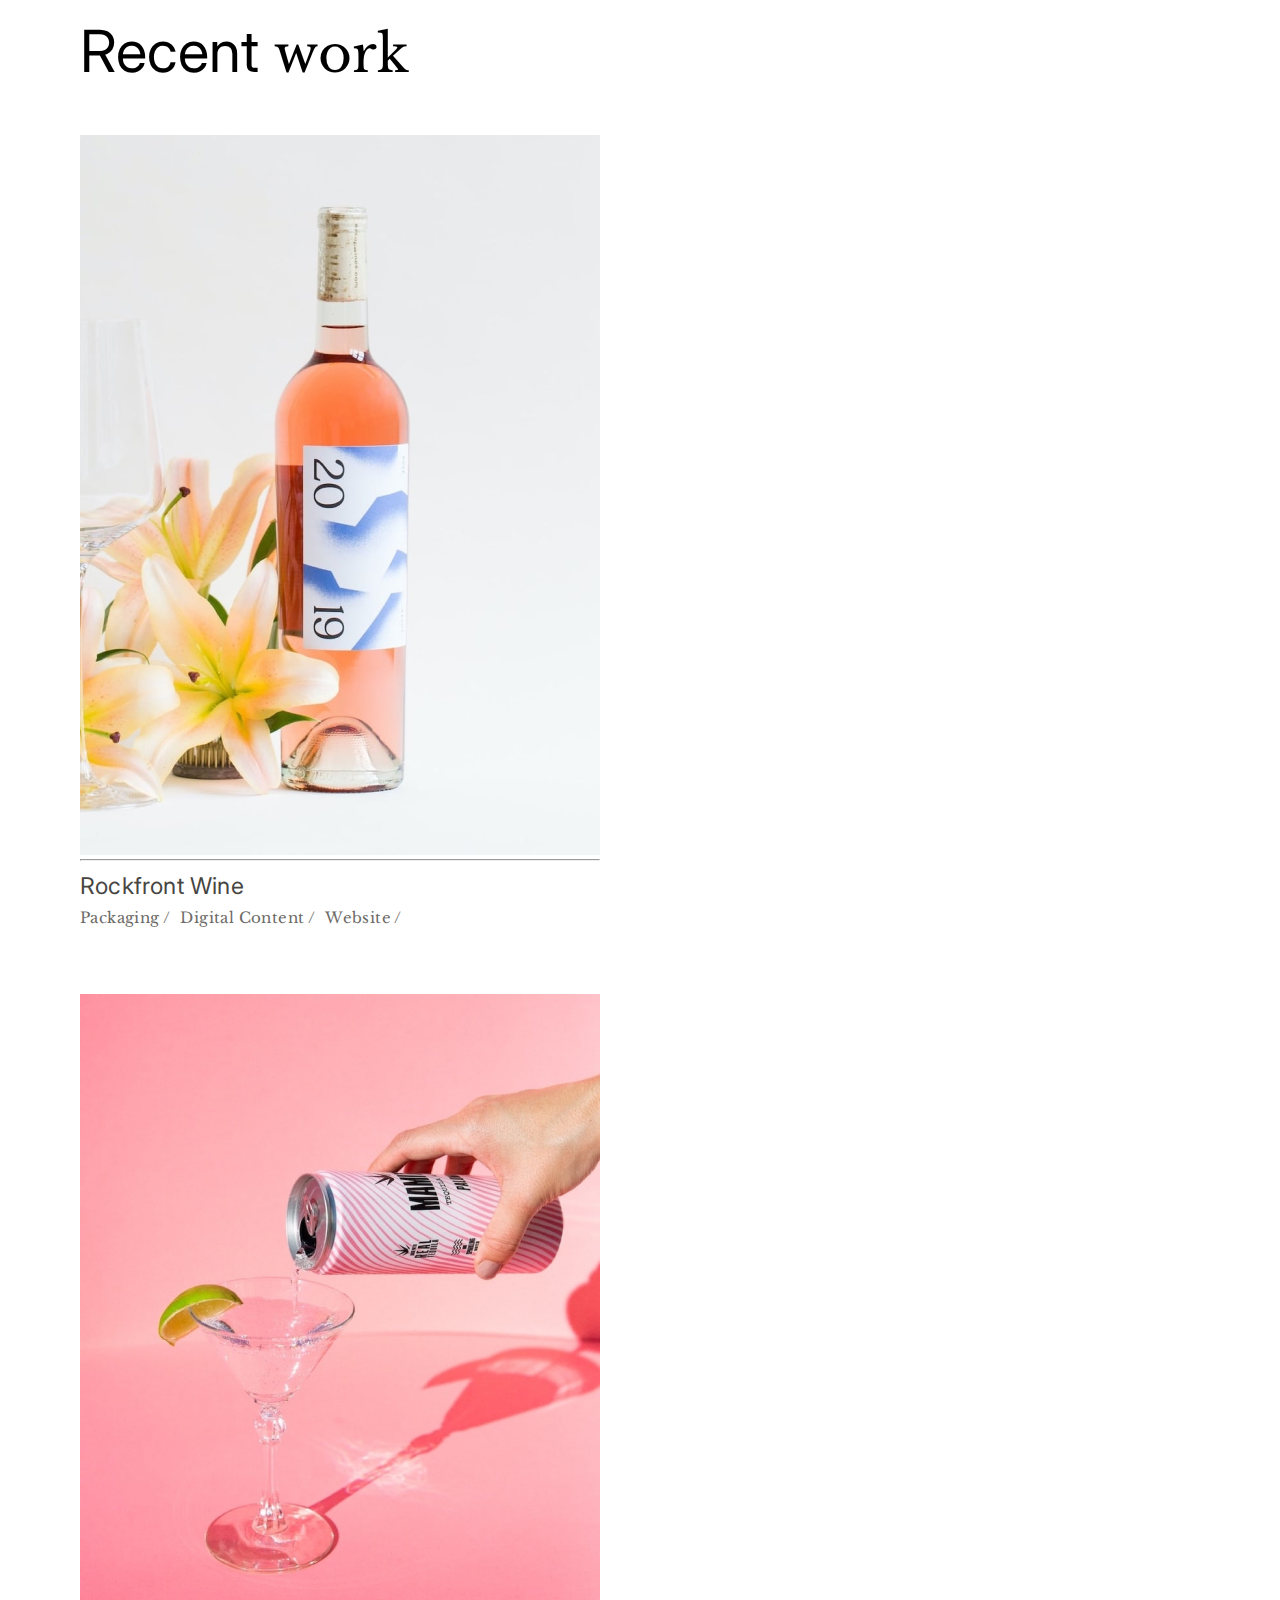
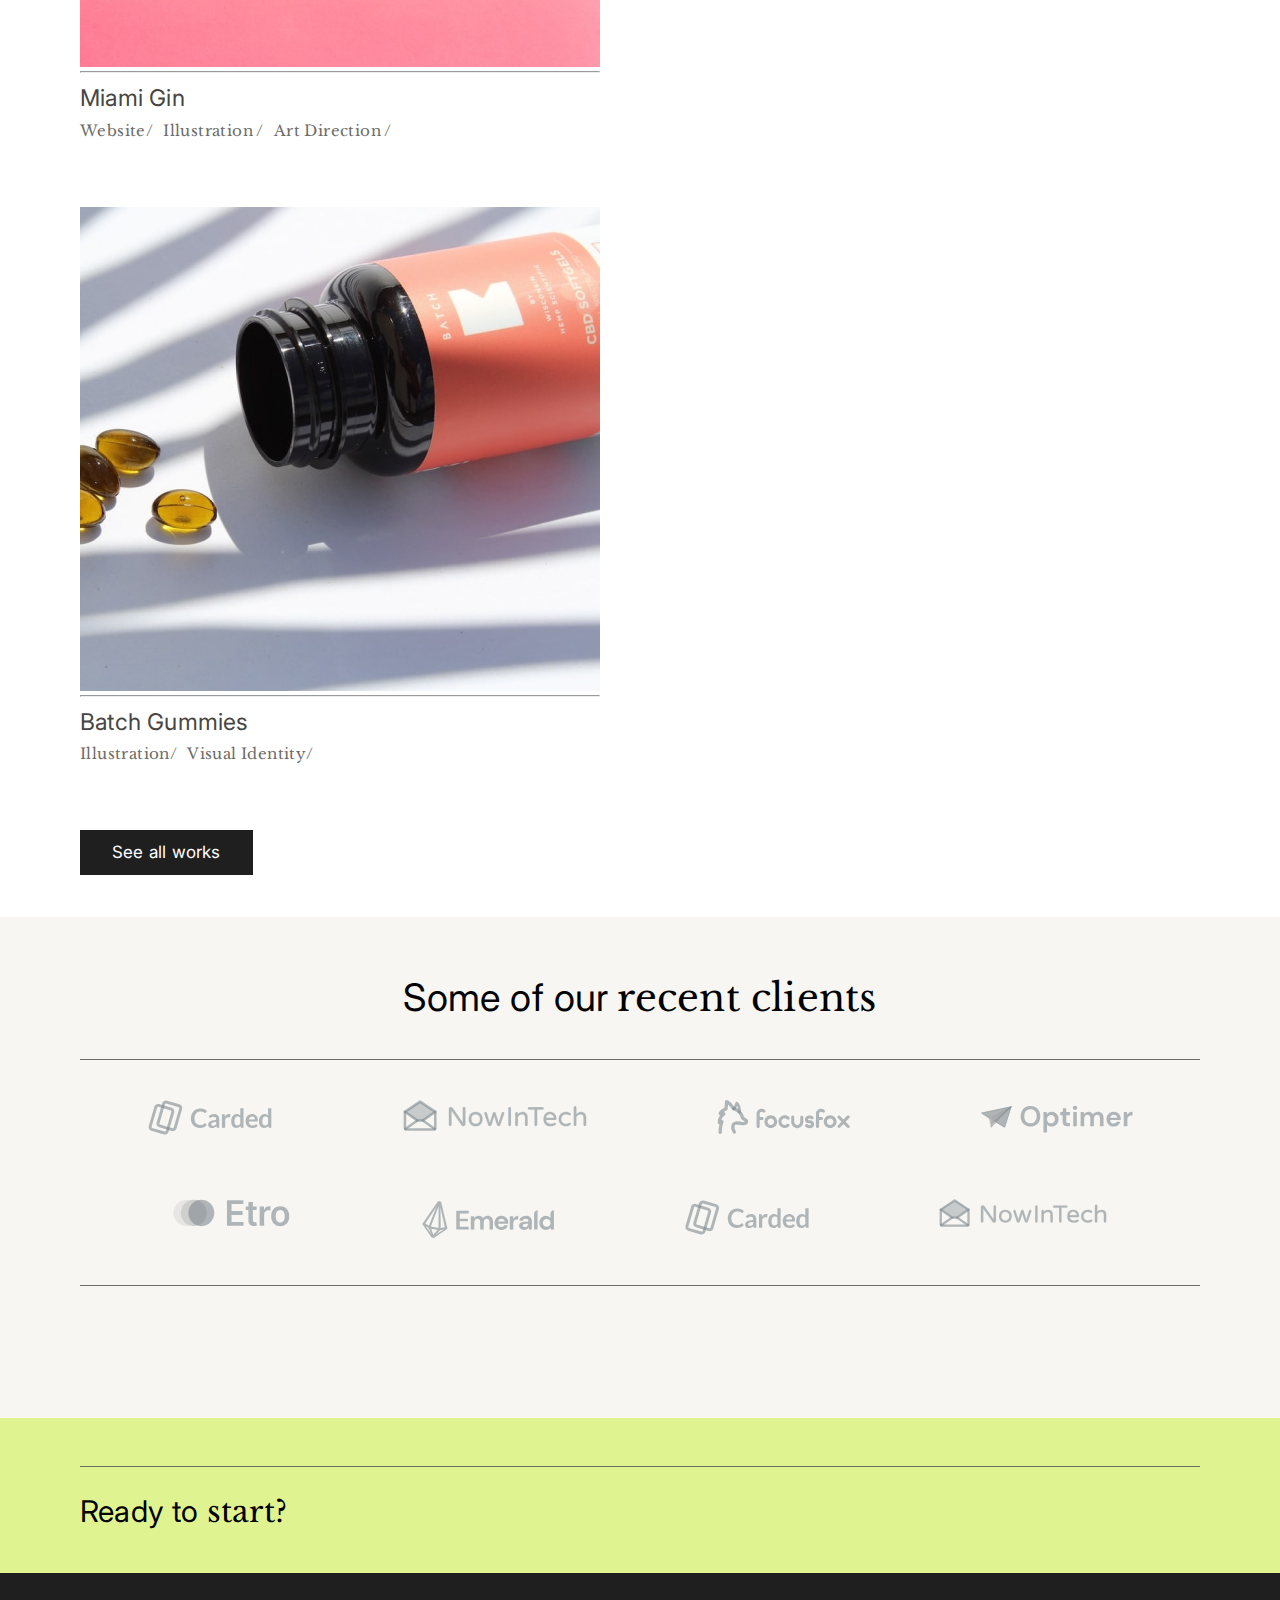
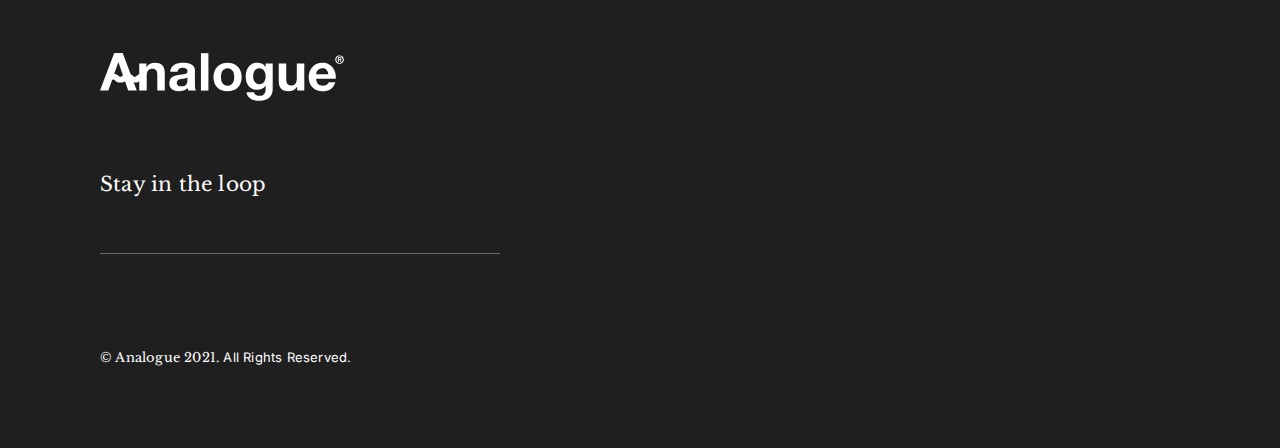
<file: index.html>
<!DOCTYPE html>
<html lang="en">
  <head>
    <meta charset="UTF-8" />
    <meta name="viewport" content="width=device-width, initial-scale=1.0" />
    <link rel="stylesheet" href="./css/index.css" />
    <title>Analogue</title>
  </head>

  <body>
    <main>
      <!-- Title -->
      <div class="container title-wrapper">
        <h1 class="page-title">
          Recent <span class="page-title-inner">work</span>
        </h1>
      </div>
      <!-- Products -->
      <div class="container product-wrapper">
        <ul class="products">
          <!-- 1 -->
          <li class="product">
            <img
              width="520"
              height="720"
              src="./images/product-1.jpg"
              alt="product-image"
            />
            <hr class="product-divider" />
            <h3 class="product-title">Rockfront Wine</h3>
            <!-- Tags -->
            <ul class="tags">
              <li class="tag">Packaging /</li>
              <li class="tag">Digital Content /</li>
              <li class="tag">Website /</li>
            </ul>
          </li>
          <!-- 2 -->
          <li class="product">
            <img
              width="520"
              height="673"
              src="./images/product-2.jpg"
              alt="product-image"
            />
            <hr class="product-divider" />
            <h3 class="product-title">Miami Gin</h3>
            <!-- Tags -->
            <ul class="tags">
              <li class="tag">Website/</li>
              <li class="tag">Illustration /</li>
              <li class="tag">Art Direction /</li>
            </ul>
          </li>
          <!-- 3 -->
          <li class="product">
            <img
              width="520"
              height="484"
              src="./images/product-3.jpg"
              alt="product-image"
            />
            <hr class="product-divider" />
            <h3 class="product-title">Batch Gummies</h3>
            <!-- Tags -->
            <ul class="tags">
              <li class="tag">Illustration/</li>
              <li class="tag">Visual Identity/</li>
            </ul>
          </li>
        </ul>
        <a href="link.html" class="products-link">See all works</a>
      </div>
      <section class="section-container">
        <div class="container">
          <h2 class="section-title">
            Some of our <span class="section-title-inner">recent clients</span>
          </h2>
          <div class="clients">
            <ul class="client-images">
              <li class="client-image">
                <img
                  width="126"
                  height="35"
                  src="./images/client-1.svg"
                  alt="client-1"
                />
              </li>
              <li class="client-image">
                <img
                  width="184"
                  height="31"
                  src="./images/client-2.svg"
                  alt="client-2"
                />
              </li>
              <li class="client-image">
                <img
                  width="133"
                  height="34"
                  src="./images/client-3.svg"
                  alt="client-3"
                />
              </li>
              <li class="client-image">
                <img
                  width="153"
                  height="33"
                  src="./images/client-4.svg"
                  alt="client-4"
                />
              </li>
              <li class="client-image">
                <img
                  width="117"
                  height="28"
                  src="./images/client-5.svg"
                  alt="client-5"
                />
              </li>
              <li class="client-image">
                <img
                  width="134"
                  height="42"
                  src="./images/client-6.svg"
                  alt="client-6"
                />
              </li>
              <li class="client-image">
                <img
                  width="125"
                  height="37"
                  src="./images/client-7.svg"
                  alt="client-7"
                />
              </li>
              <li class="client-image">
                <img
                  width="168"
                  height="28"
                  src="./images/client-8.svg"
                  alt="client-8"
                />
              </li>
            </ul>
          </div>
        </div>
      </section>
      <section class="cta-section">
        <div class="container">
          <hr />
          <h2>Ready to <span class="cta-section-title-inner">start?</span></h2>
        </div>
      </section>
      <footer class="site-footer">
        <div class="container">
          <img class="logo" src="./images/logo.svg" alt="logo" />
          <p class="tagline">Stay in the loop</p>
          <hr />
          <p class="copyright">© Analogue 2021. <span class="copyright-inner"> All Rights Reserved. </span></p>
        </div>
      </footer>
    </main>
  </body>
</html>
</file>
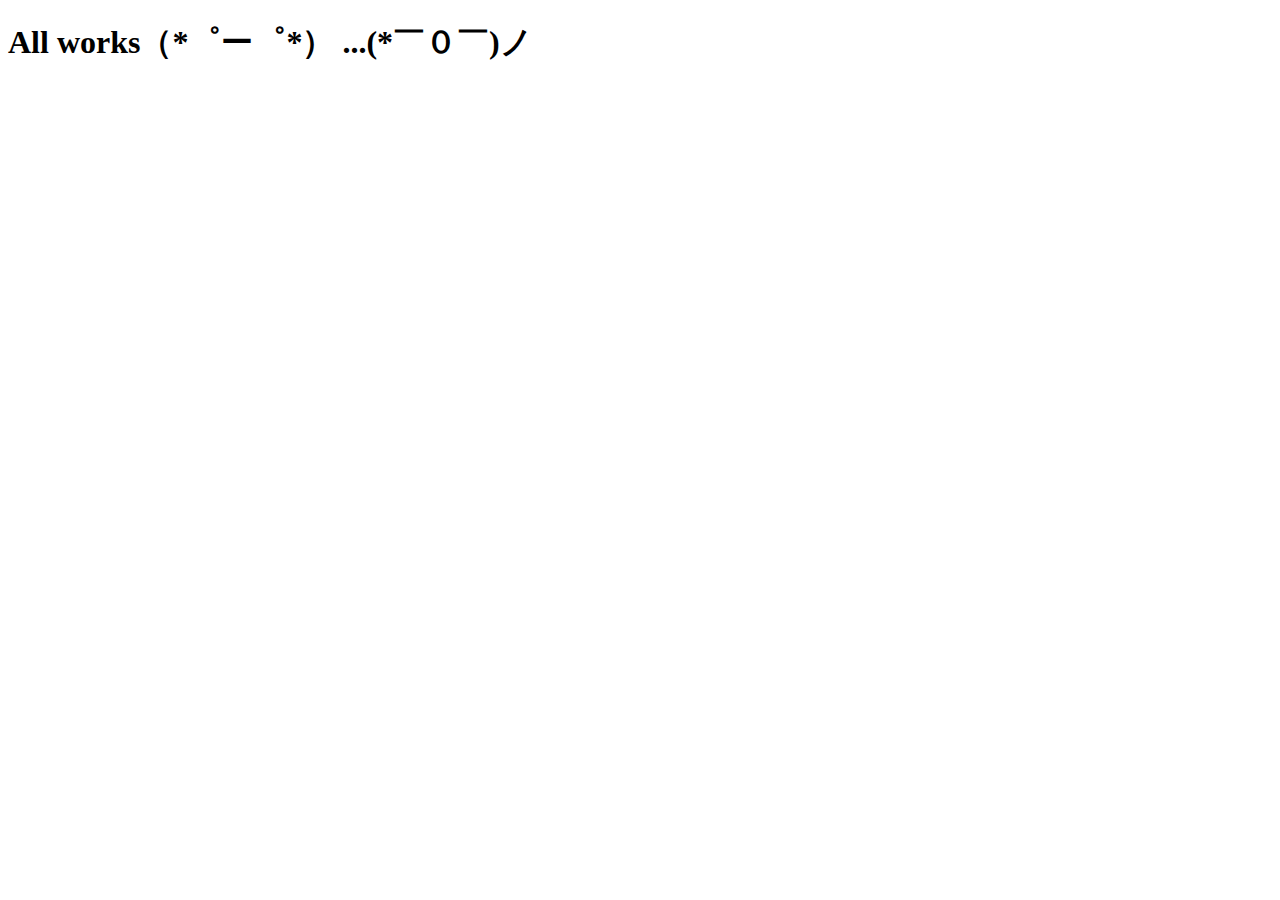
<file: link.html>
<!DOCTYPE html>
<html lang="en">
<head>
    <meta charset="UTF-8">
    <meta name="viewport" content="width=device-width, initial-scale=1.0">
    <title>Document</title>
</head>
<body>
    <h1>All works（*゜ー゜*） ...(*￣０￣)ノ</h1>
</body>
</html>
</file>
<file: css/index.css>
@import url("https://fonts.googleapis.com/css2?family=Inter:opsz@14..32&family=Libre+Baskerville&display=swap");

* {
  margin: 0;
  padding: 0;
  box-sizing: border-box;
}

.main-container {
  width: 1140px;
}

.container {
  max-width: 1160px;
  width: 100%;
  padding: 0px 20px;
  margin: 0px auto;
}

body {
  font-family: "Inter", sans-serif;
  font-weight: 400;
  letter-spacing: 0.2px;
}

ul,
ol {
  list-style: none;
}

/* Products */
.page-title {
  font-size: 58px;
  font-weight: 400;
  line-height: 72.5px;
}

.title-wrapper {
  padding-top: 15px;
  padding-bottom: 44px;
}

.page-title-inner {
  font-family: "Libre Baskerville", serif;
  font-size: 52px;
  line-height: 72.5px;
}

.products-wrapper {
  padding-bottom: 42px;
}

.products {
  margin-bottom: 64px;
}

.product {
  max-width: 520px;
  width: 100%;
  margin-bottom: 64px;
}

.product:last-child {
  margin-bottom: 0;
}

.product-image {
  width: 100%;
  margin: 21px;
  height: auto;
  background-color: #f0f0f0;
}

.product-divider {
  width: 100%;
  margin-bottom: 9px;
}

.product-title {
  color: #464542;
  font-size: 23px;
  font-weight: 400;
  line-height: 33.6px;
  margin-bottom: 3px;
}

.tags {
  display: flex;
  gap: 10px;
  /* Slightly increased gap for better separation */
}

.tag {
  font-family: "Libre Baskerville", serif;
  font-size: 15px;
  line-height: 24px;
  letter-spacing: 0.4px;
  color: #6d6b67;
}

/* Products-link */
.products-link {
  display: inline-block;
  background-color: #1f1f1f;
  color: #fff;
  text-decoration: none;
  padding: 9px 32px;
  font-size: 17px;
  line-height: 27px;
}
.products-link:hover {
  background-color: #333;
}

.section-container {
  margin-top: 42px;
  background-color: rgba(247, 246, 243, 1);
  padding: 56px;
  padding-bottom: 132px;
}
.clients {
  border-top: 1px solid #6D6B67;
  border-bottom: 1px solid #6D6B67;
  padding: 40px 0;
}
.section-title {
  display: flex;
  justify-content: center;
  font-size: 38px;
  line-height: 49.4px;
  font-family: "Inter", sans-serif;
  font-weight: 400;
  margin-bottom: 36px;
}
.section-title-inner {
  font-family: "Libre Baskerville", serif;
  padding-left: 8px;
}
.section-wrapper {
    width: 1120px;
    margin: auto;
    margin-bottom: 24px;
}

.client-images {
    display: flex;
    justify-content: center;
    flex-direction: row;
    column-gap: 130px;
    row-gap: 60px;
    flex-wrap: wrap;
    list-style: none;
}
.cta-section {
  background-color: #E0F391;
  text-align: left;
  padding-top: 48px;
  padding-bottom: 40px;
}
.cta-section hr {
  border: none;
  border-top: 1px solid #6D6B67;
  margin: 0;
  margin-bottom: 23px;
}
.cta-section h2 {
  font-family: "Inter", sans-serif;
  font-size: 30px;
  line-height: 42px;
  font-weight: 400;
}
.cta-section-title-inner {
  font-family: "Libre Baskerville", serif;
}

.site-footer {
  background-color: #1F1F1F;
  color: white;
  padding: 80px;
}
.logo {
  width: 244px;
  height: 48px;
  margin-bottom: 63px;
}
.tagline {
  font-family: "Libre Baskerville", serif;
  font-size: 20px;
  line-height: 33.6px;
  font-weight: 400;
  margin-bottom: 52px;
}
.site-footer hr {
  border: none;
  border-top: 1px solid #6D6B67;
  width: 400px;
  margin-bottom: 94px;
}
.copyright {
  font-family: "Libre Baskerville", serif;
  font-size: 13px;
  font-weight: 400;
  line-height: 19.6px;
}
.copyright-inner {
  font-family: "Inter", sans-serif;
}
</file>
